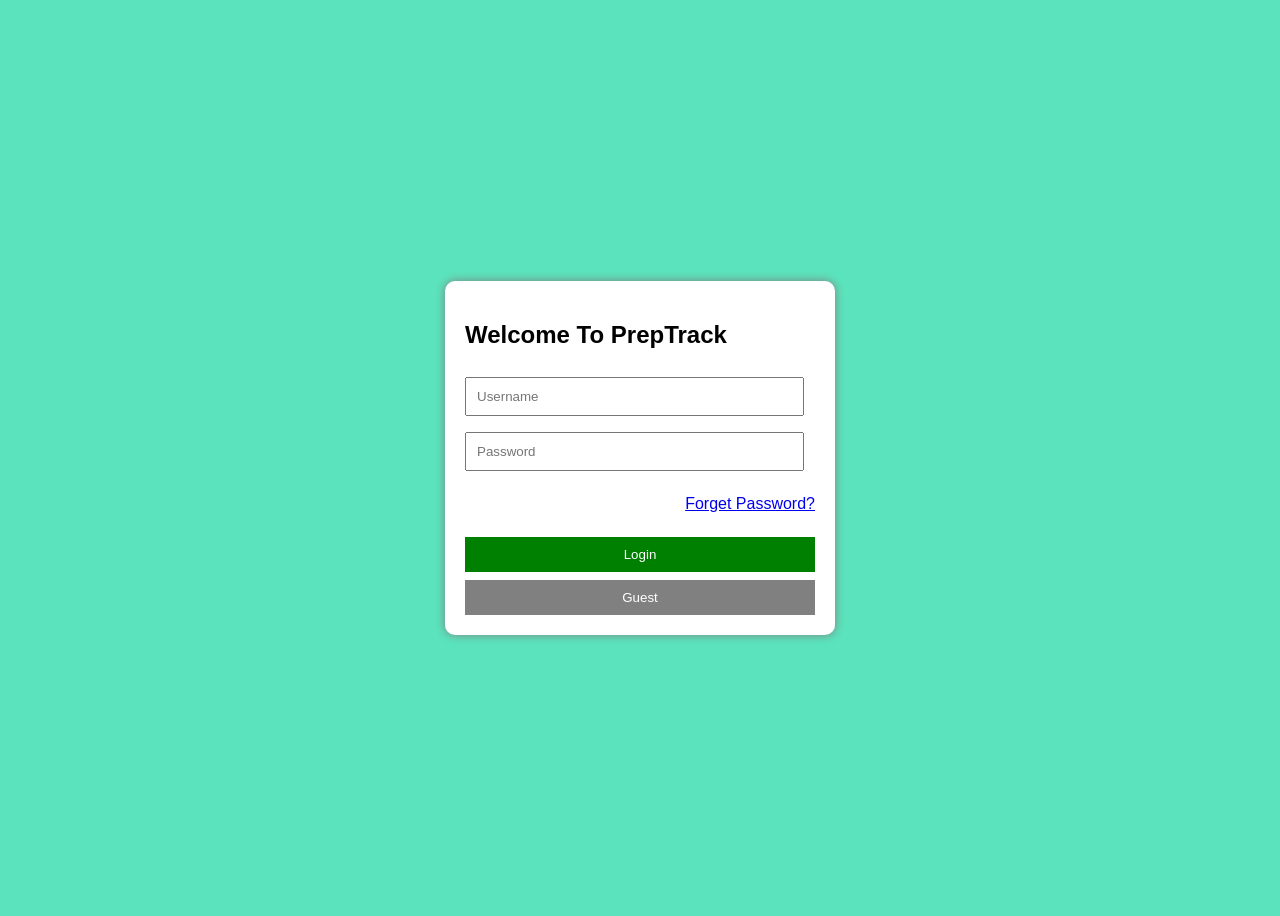
<file: index.html>
<!DOCTYPE html>
<html>
<head>
  <title>Login Page</title>
  <link rel="stylesheet" href="login.css">
</head>
<body>

<div class="box">
  <h2>Welcome To PrepTrack</h2> 

  <input type="text" id="user" placeholder="Username">
  <input type="password" id="pass" placeholder="Password">
  <p class="p"><a href="#" onclick="forgetPassword()">Forget Password?</a></p>
  <button class="login-btn" onclick="login()">Login</button>

  <button class="open-btn" onclick="Guest()">Guest</button>
</div>

<script src="./script.js"></script>
</body>
</html>
</file>
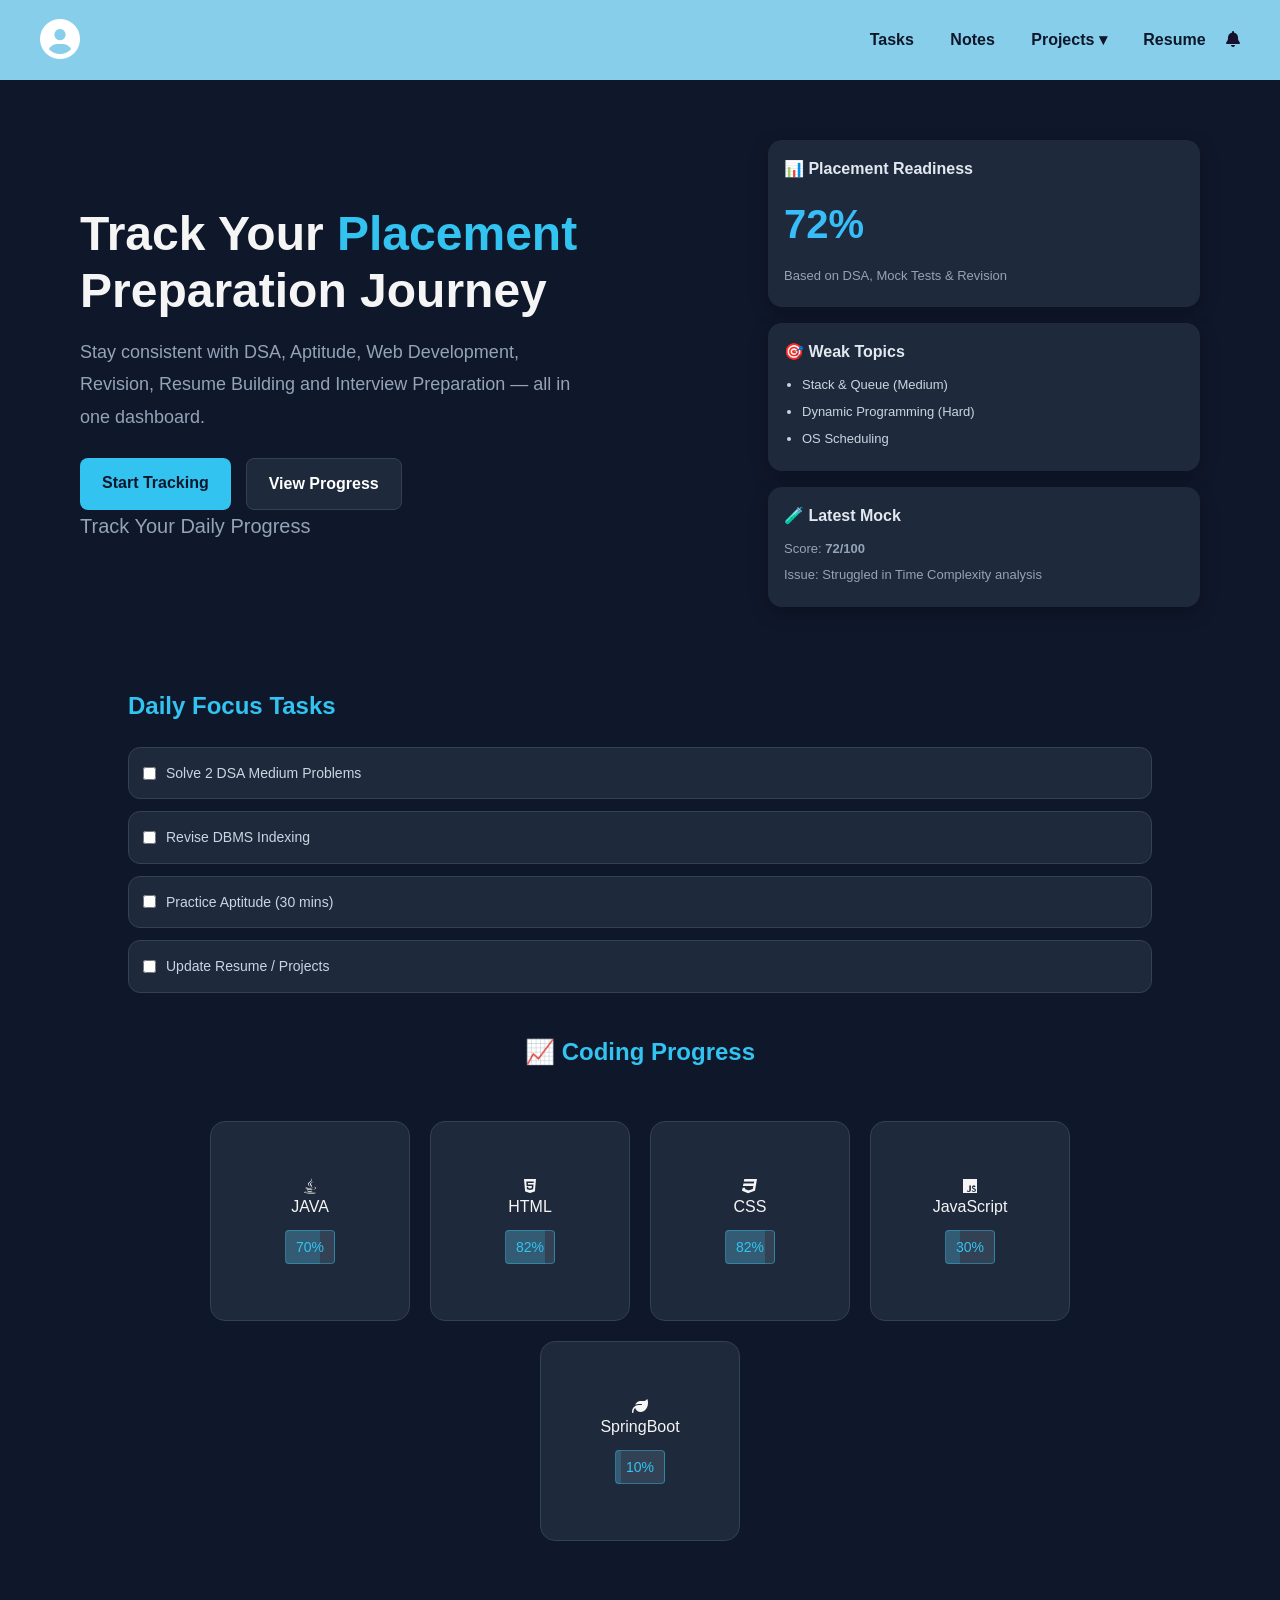
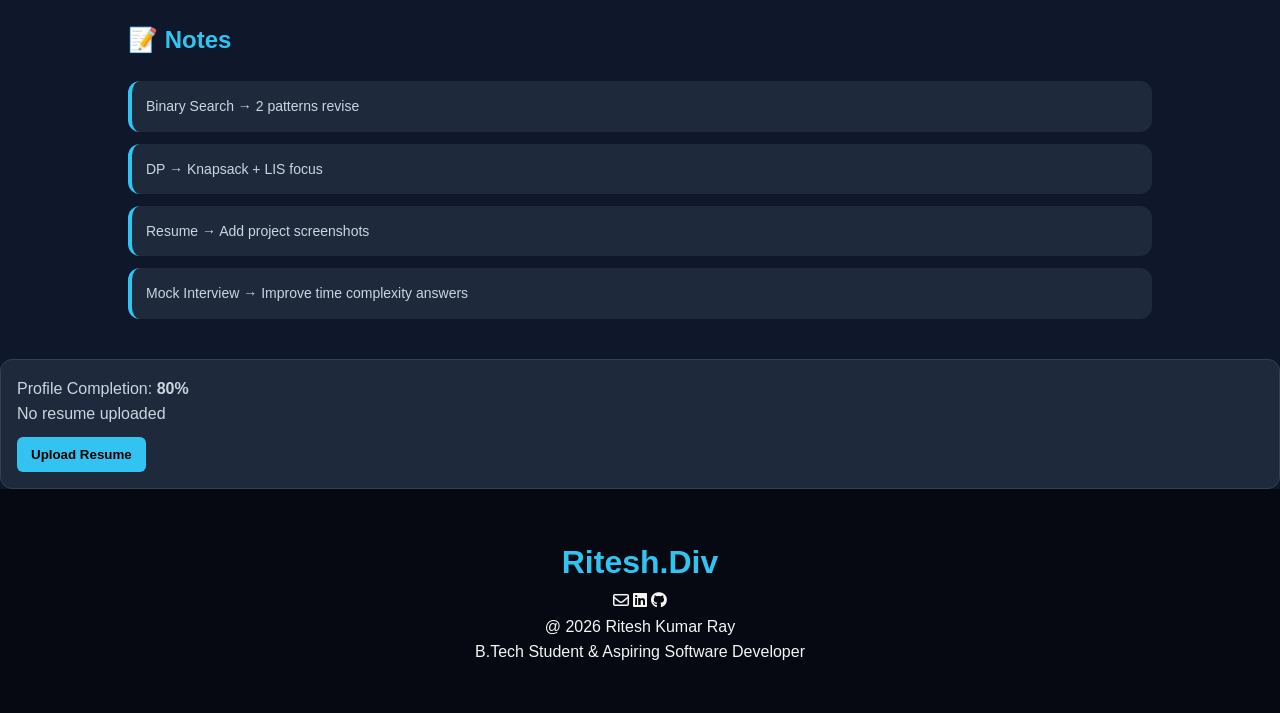
<file: home.html>
<!DOCTYPE html><!DOCTYPE html>
<html lang="en">
<head>
  <meta charset="UTF-8">
  <meta name="viewport" content="width=device-width, initial-scale=1.0">
  <title>PrepTrack</title>
  <link rel="stylesheet" href="style.css">
  <link rel="stylesheet" href="https://cdnjs.cloudflare.com/ajax/libs/font-awesome/6.5.0/css/all.min.css">
</head>
<body>
  <header class="main">
        <div class="profile" onclick="openSidebar()">
        <i class="fa-solid fa-circle-user"></i>
        </div>
      <nav class="nav-container">
        <a href="#Tasks" class="btn">Tasks</a>
        <a href="#Notes" class="btn">Notes</a>
        <div class="dropdown">
            <a href="#projects" class="btn dropdown-btn">Projects ▾</a>
            <div class="dropdown-content">
                <a href="https://ritesh-620.github.io/personalportfolio/" target="_blank">My Portfolio Website</a>
                <a href="#home">PrepTrack</a>
            </div>
        </div>
        <a href="#Resume" class="btn">Resume</a>
       <i class="fa-solid fa-bell" style="color: rgb(22, 18, 45);"></i>
    </nav>
  </header>
  
  <section id="home" class="main-container">
        <div class="LEFT"> 
            <h1 class="intro">
                Track Your <span class="intro1">Placement</span><br>
                Preparation Journey
            </h1>

            <p class="hero-description">
                Stay consistent with DSA, Aptitude, Web Development,
                Revision, Resume Building and Interview Preparation —
                all in one dashboard.
            </p>

            <div class="hero-buttons">
                <a href="#Tasks" class="hero-btn">Start Tracking</a>
                <a href="#Progress" class="hero-btn secondary-btn">View Progress</a>
            </div>
            <h2 class="text1">
                <span>Track Your Daily Progress</span>
            </h2>
        </div>

        <div class="right-panel">
            <div class="card">
                <h3>📊 Placement Readiness</h3>
                <div class="big-score">72%</div>
                <p>Based on DSA, Mock Tests & Revision</p>
            </div>
            <div class="card">
            <h3>🎯 Weak Topics</h3>
            <ul>
                <li>Stack & Queue (Medium)</li>
                <li>Dynamic Programming (Hard)</li>
                <li>OS Scheduling</li>
            </ul>
            </div>
            <div class="card">
                <h3>🧪 Latest Mock</h3>
                <p>Score: <b>72/100</b></p>
                <p>Issue: Struggled in Time Complexity analysis</p>
            </div>
        </div>
   </section>

    <div class="Tasks" id="Tasks">

        <h2>Daily Focus Tasks</h2>

        <div class="task-card">
            <input type="checkbox" id="t1">
            <label for="t1">Solve 2 DSA Medium Problems</label>
        </div>

        <div class="task-card">
            <input type="checkbox" id="t2">
            <label for="t2">Revise DBMS Indexing</label>
        </div>

        <div class="task-card">
            <input type="checkbox" id="t3">
            <label for="t3">Practice Aptitude (30 mins)</label>
        </div>

        <div class="task-card">
            <input type="checkbox" id="t4">
            <label for="t4">Update Resume / Projects</label>
        </div>

    </div>

    <div class="Progress" id="Progress">
        <h2>📈 Coding Progress</h2>
        <div class="Coding-Progress">
           <div class="Java">
                <i class="fa-brands fa-java"></i>
                <p>JAVA</p>
                <div class="Progress-bar">70%</div>
            </div>
            <div class="Html">
                <i class="fa-brands fa-html5"></i>
                <p>HTML</p>
                <div class="Progress-bar">82%</div>
            </div>
            <div class="Css">
                <i class="fa-brands fa-css3"></i>
                 <p>CSS</p>
                <div class="Progress-bar">82%</div>
            </div>
            <div class="javascript">
                <i class="fa-brands fa-js"></i>
                <p>JavaScript</p>
                 <div class="Progress-bar">30%</div>
            </div>
            <div class="springboot">
                <i class="fa-solid fa-leaf"></i>
                <p>SpringBoot</p>
                <div class="Progress-bar">10%</div>
            </div>
        </div>
    </div>
    
    <div class="Notes" id="Notes">
        <h2>📝 Notes</h2>

        <div class="note-card">Binary Search → 2 patterns revise</div>
        <div class="note-card">DP → Knapsack + LIS focus</div>
        <div class="note-card">Resume → Add project screenshots</div>
        <div class="note-card">Mock Interview → Improve time complexity answers</div>
    </div>

    <div class="resume-card" id="Resume">
        <p>Profile Completion: <b>80%</b></p>
        <p id="resume-status">No resume uploaded</p>

        <input type="file" id="resumeUpload" accept="application/pdf" hidden>

        <button id="resumeBtn" onclick="handleResumeClick()">
            Upload Resume
        </button>
    </div>

    <footer class="footer-section">
        <div class="foot-sec1">
            <a ><h1>Ritesh.Div</h1></a>
        </div>
        <div class="foot-sec2">
            <a><i class="fa-regular fa-envelope"></i></a>
            <a><i class="fa-brands fa-linkedin"></i></a>
            <a><i class="fa-brands fa-github"></i></a>
        </div>
    <div class="foot-sec3">
        <p>@ 2026 Ritesh Kumar Ray</p>
        <p>B.Tech Student & Aspiring Software Developer</p>
    </div>
    </footer>

    <div id="sidebar" class="sidebar">
        <div class="profile">
            <i class="fa-solid fa-circle-user"></i>
        </div>
        <h3>Ritesh Kumar Ray</h3>
        <div class="sidebar-end">
            <button  class="logout" onclick="logout()">
                Logout
                <i class="fa-solid fa-right-from-bracket"></i>
            </button>
        </div>

    </div>

  <div id="overlay" onclick="closeSidebar()"></div>
  <script src="app.js"></script>
</body>
</html>
</file>
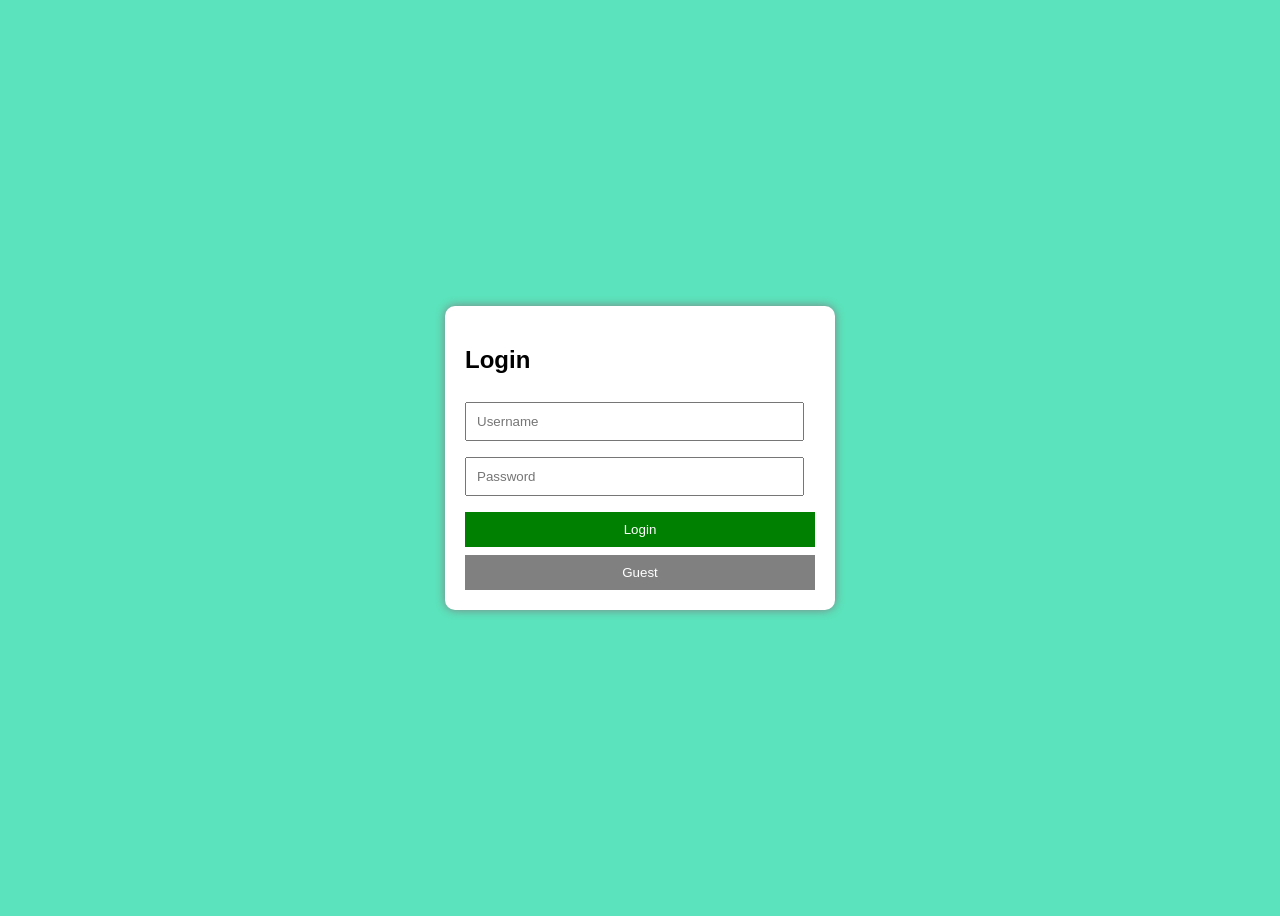
<file: login.html>
<!DOCTYPE html>
<html>
<head>
  <title>Login Page</title>
  <link rel="stylesheet" href="login.css">
</head>
<body>

<div class="box">
  <h2>Login</h2>

  <input type="text" id="user" placeholder="Username">
  <input type="password" id="pass" placeholder="Password">

  <button class="login-btn" onclick="login()">Login</button>

  <button class="open-btn" onclick="Guest()">Guest</button>
</div>

<script src="script.js"></script>
</body>
</html>
</file>
<file: login.css>
body {
    font-family: Arial;
    display: flex;
    justify-content: center;
    align-items: center;
    height: 100vh;
    background: #5ae3bc;
}

.box {
    background: white;
    padding: 20px;
    width: 350px;
    border-radius: 10px;
    box-shadow: 0 0 10px gray;
}

input {
    width: 90%;
    padding: 10px;
    margin: 8px 0;
}

.p{
    display: flex;
    align-items: end;
    justify-content: flex-end;
    text-align: right;
}
button {
    width: 100%;
    padding: 10px;
    margin-top: 8px;
    cursor: pointer;
}

.login-btn {
    background: green;
    color: white;
    border: none;
}

.open-btn {
    background: gray;
    color: white;
    border: none;
}
</file>
<file: style.css>
* {
    margin: 0;
    padding: 0;
    box-sizing: border-box;
}

body {
    background-color: #0F172A;
    color: whitesmoke;
    font-family: 'Inter', sans-serif;
    line-height: 1.6;
   
}
.main {
    background-color: skyblue;
    height: 80px;
    display: flex;
    justify-content: space-between;
    align-items: center;
    padding: 0 40px;
}
.profile i{
  color:white;
  font-size:  40px;
}

.btn {
    padding: 8px 16px;
    font-size: 16px;
    font-weight: bold;
    text-decoration: none;
    color: #0F172A; 
    border-radius: 4px;
    transition: background-color 0.3s, color 0.3s;
}

.btn:hover {
    background-color: rgba(15, 23, 42, 0.15);
    color: #000000;
}
.dropdown {
    position: relative;
    display: inline-block;
}
.dropdown-content {
    display: none;
    position: absolute;
    background-color: #1E293B; 
    min-width: 200px;
    box-shadow: 0px 8px 16px 0px rgba(0,0,0,0.4);
    border: 1px solid #334155;
    border-radius: 6px;
    z-index: 100;
    margin-top: 5px;
    overflow: hidden;
}

.dropdown-content a {
    color: #E2E8F0;
    padding: 12px 16px;
    text-emphasis-style: none;
    text-decoration: none;
    display: block;
    font-size: 14px;
    font-weight: 500;
    transition: background-color 0.2s, color 0.2s;
}

.dropdown-content a:hover {
    background-color: #334155;
    color: #33C3F0; 
}
.dropdown:hover .dropdown-content {
    display: block;
}

.dropdown:hover .dropdown-btn {
  background-color: rgba(15, 23, 42, 0.1);
}
.main-container {
    display: grid;
    grid-template-columns: 1.2fr 0.8fr; 
    width: 100%;
    max-width: 1200px;
    margin: 0 auto;
    padding: 60px 40px 40px 40px;
    align-items: center;
    gap: 40px;
}

.intro {
    font-size: 48px;
    line-height: 1.2;
    margin-bottom: 16px;
}

.intro1 {
    color: #33C3F0;
}

.text1 {
    font-size: 20px;
    color: #94A3B8;
    font-weight: 400;
}
.hero-description{
    color:#94A3B8;
    font-size:18px;
    margin-top:15px;
    max-width:500px;
    line-height:1.8;
}

.hero-buttons{
    margin-top:25px;
    display:flex;
    gap:15px;
}

.hero-btn{
    padding:12px 22px;
    background:#33C3F0;
    color:#0F172A;
    text-decoration:none;
    border-radius:8px;
    font-weight:600;
    transition:0.3s;
}

.hero-btn:hover{
    transform:translateY(-3px);
}

.secondary-btn{
  background:#1E293B;
  color:white;
  border:1px solid #334155;
}

.right-panel {
  display: flex;
  flex-direction: column;
  gap: 16px;
}

.card {
  background: #1e293b;
  color: white;
  padding: 16px;
  border-radius: 14px;
  box-shadow: 0 6px 18px rgba(0,0,0,0.25);
  transition: 0.2s ease;
}

.card:hover {
  transform: translateY(-3px);
}
.card h3 {
  font-size: 16px;
  margin-bottom: 10px;
  color: #e2e8f0;
}
.big-score {
  font-size: 40px;
  font-weight: bold;
  color: #38bdf8;
  margin: 10px 0;
}
.card p {
  font-size: 13px;
  color: #94a3b8;
  margin: 5px 0;
}
.card ul {
  padding-left: 18px;
}

.card li {
  font-size: 13px;
  margin-bottom: 6px;
  color: #cbd5e1;
}
.Tasks {
  display: flex;
  flex-direction: column;
  gap: 12px;
  padding: 40px 10%;
}

.Tasks h2 {
  color: #33C3F0;
  margin-bottom: 10px;
}

.task-card {
  background: #1E293B;
  padding: 14px;
  border-radius: 12px;
  display: flex;
  align-items: center;
  gap: 10px;
  border: 1px solid #334155;
}

.task-card label {
  color: #cbd5e1;
  font-size: 14px;
}

input[type="checkbox"]:checked + label {
  text-decoration: line-through;
  color: gray;
}
.Coding-Progress{
  display: flex;
  flex-wrap: wrap;
  justify-content: center;
  gap: 20px;
  padding: 40px 10%;
}
.Java,.Html,.Css,.javascript,.springboot{
  height: 200px;
  width: 200px;
  background-color: #1E293B;
  border: 1px solid #334155;
  border-radius: 15px;
  display: flex;
  flex-direction: column;
  justify-content: center;
  align-items: center;
}
.Progress-bar{
  margin-top: 10px;
  padding: 5px 10px;
  background-color: #334155;
  color: #33C3F0;
  border-radius: 4px;
  font-size: 14px;
  font-weight: 500;
}
.Progress h2{
  color: #33C3F0;
  margin-bottom: 10px;
  text-align: center;
}
.Notes {
  padding: 40px 10%;
  display: flex;
  flex-direction: column;
  gap: 12px;
}
.Notes h2 {
  color: #33C3F0;
  margin-bottom: 10px;
}

.note-card {
  background: #1E293B;
  padding: 14px;
  border-radius: 12px;
  border-left: 4px solid #33C3F0;
  color: #cbd5e1;
  font-size: 14px;
}
.Resume {
  padding: 40px 10%;
}

.resume-card {
  background: #1E293B;
  padding: 16px;
  border-radius: 12px;
  color: #cbd5e1;
  border: 1px solid #334155;
}

.resume-card button {
  margin-top: 10px;
  padding: 10px 14px;
  background: #33C3F0;
  border: none;
  border-radius: 6px;
  cursor: pointer;
  font-weight: bold;
}

.resume-card button:hover {
  background: #22b0dd;
}

@media (max-width: 768px) {
    .main {
        padding: 0 15px;
    }
    .nav-container {
        display: flex;
        gap: 5px;
    }
    .btn {
        padding: 6px 10px;
        font-size: 13px;
    }
    .dropdown-content {
        min-width: 130px;
    }
    .main-container {
        grid-template-columns: 1fr;
        padding: 30px 20px;
        gap: 20px;
    }
    .intro {
        font-size: 32px;
    }
    .activity-card {
        margin: 20px;
        padding: 15px;
    }
    .Tasks, .Coding-Progress, .Notes, .Resume {
        padding: 20px 5%;
    }
}

.footer-section{
  background-color: #00000099;
  padding: 48px 16px;
  justify-content: center;
  align-items: center;
  flex-direction: column;
  text-align: center;
}
.foot-sec1 h1{
  color: #33C3F0;
}
.foot-sec2 a{
  gap: 10px;
}

.sidebar{
  position:fixed;
  top:0;
  left:-250px;
  width:250px;
  height:100vh;
  background:#1E293B;
  color:white;
  padding:20px;
  transition:0.3s;
  z-index:1000;
}

.sidebar.active{
  left:0;
}
.sidebar-end{
  margin-top:80vh; 
  display:flex;
  flex-direction:column;
  justify-content:flex-end;
  align-items:start;
  text-align:center;
}

.logout{  
  padding:10px 14px;
  background:#33C3F0;
  border:none;
  border-radius:6px;
  cursor:pointer;
  font-weight:bold;
}    
#overlay{
  position:fixed;
  top:0;
  left:0;
  width:100%;
  height:100vh;
  background:rgba(0,0,0,0.5);
  display:none;
  z-index:999;
}

#overlay.active{
  display:block;
}
</file>
